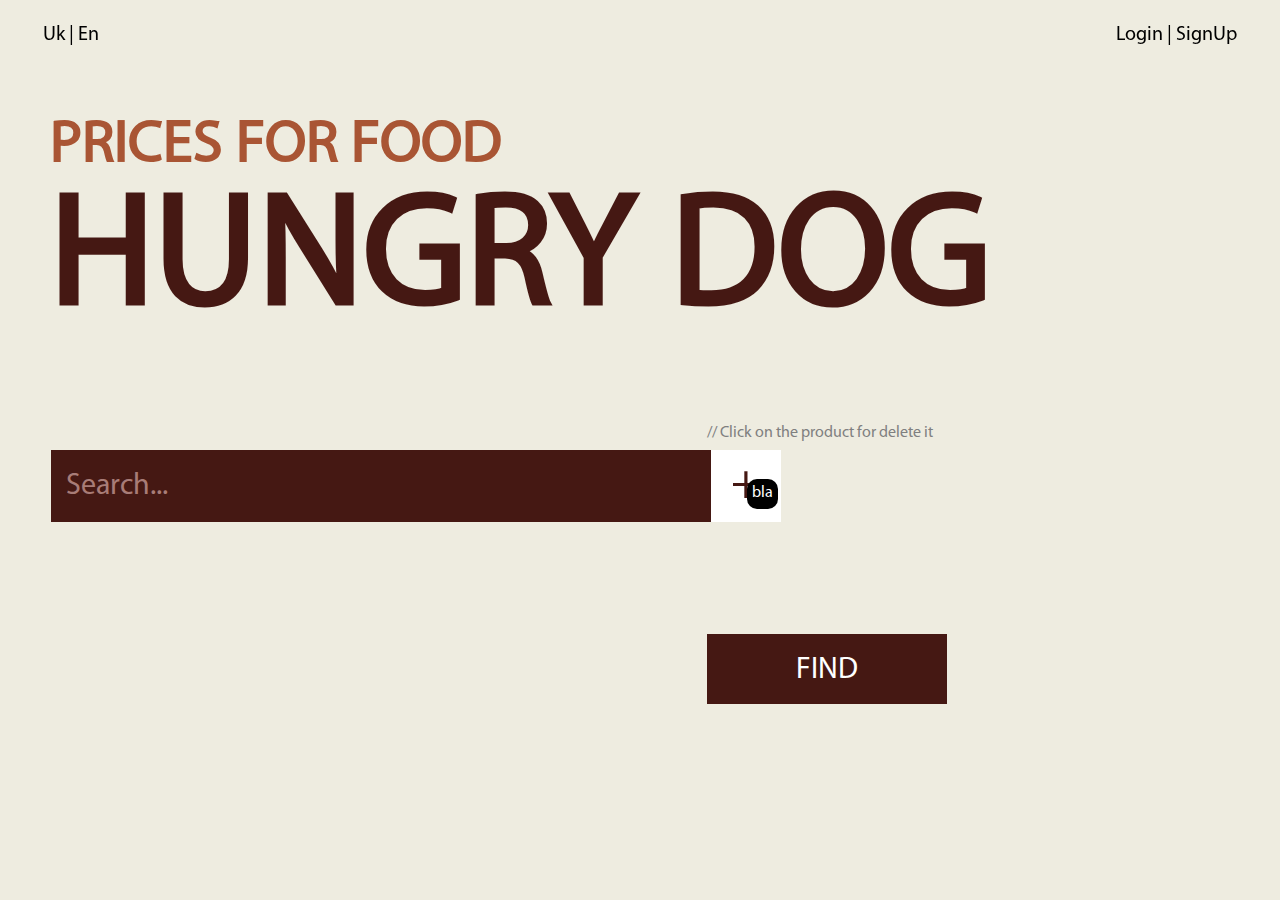
<file: index.html>
<!DOCTYPE html>
<html lang="en">
<head>
    <meta charset="UTF-8">
    <meta http-equiv="X-UA-Compatible" content="IE=edge">
    <meta name="viewport" content="width=device-width, initial-scale=1.0">
    <title>Main</title>
	<link rel="stylesheet" href="css/universal_styles.css">
    <link rel="stylesheet" href="css/style.css"/>
</head>
<body>
    <div class="headblock">
     <table width="100%">
        <tr>
          <td><p class="languages"><a href="" class="language underline">Uk</a> | <a href="#" class="language underline">En</a></p></li>
          <td><p class="account"><a href="login/login.html" class="login underline">Login</a> | <a href="register/register.html" class="signup underline">SignUp</a></p></li>
        </tr>
     </table>
    </div>

    <div class="containerblock" >
        <h2 class="tip">PRICES FOR FOOD</h2>
        <h1 class="title">HUNGRY DOG</h1>
    </div>
	<div class="search">
		<input type="text" class="search-input bg-brown" id="search-input" placeholder="Search..." value="bla">
		<div class="plus-product" id="plus-product" onclick="findeHandler()">
		  <p class="brown">+</p>
		</div>
	</div>

    <table class="products-table">
        <tr>
            <td>
                <p class="comment">// Click on the product for delete it</p>
            </td>
        </tr>
        <tr>
            <td>
                <ul class="products" id="products-list"></ul>
            </td>
        </tr>
        <tr>
            <td>
                <a class="button" href="searched/searched.html"><p>FIND</p></a>
            </td>
        </tr>
    </table>
    
    

	
    <!-- <img src="images/logo.png" alt="error" class="logo"> -->


    <script type="text/javascript" src="js/jquery-3.6.0.js"></script>
    <script type="text/javascript" src="js/script.js"></script>
    <script>document.write('<script src="http://' + (location.host || 'localhost').split(':')[0] + ':35729/livereload.js?snipver=1"></' + 'script>')</script>
</body>
</html>
</file>
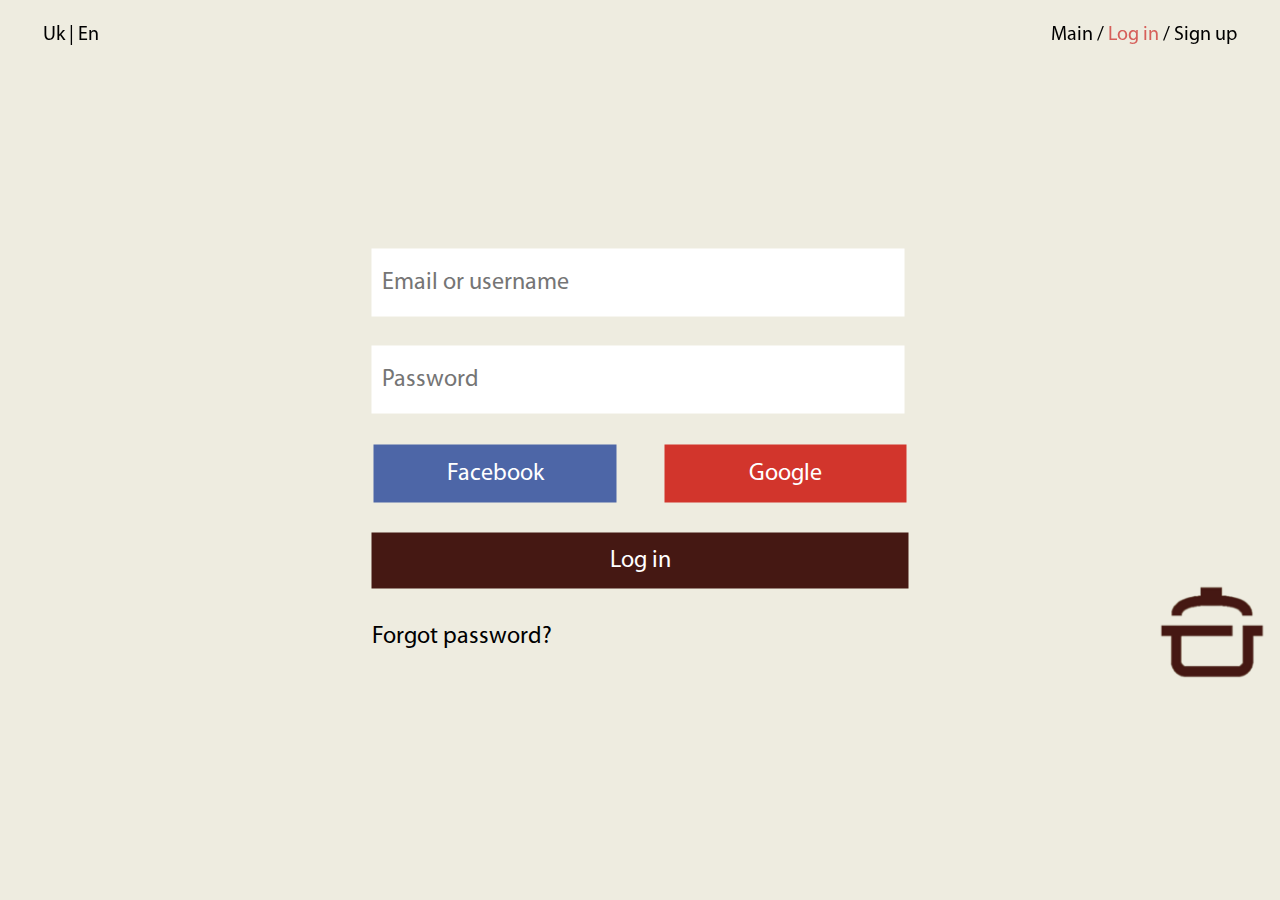
<file: login/login.html>
<!DOCTYPE html>
<html lang="en">
<head>
	<meta charset="UTF-8">
	<meta name="viewport" content="width=device-width, initial-scale=1.0">
	<link rel="stylesheet" type="text/css" href="../css/universal_styles.css">
	<link rel="stylesheet" href="css/style.css">
	<title>Login</title>
</head>
<body>
	<div class="headblock">
		<div class="headblock">
		<table width="100%">
		<tr>
			<td><p class="languages"><a href="#" class="language underline">Uk</a> | <a href="#" class="language underline">En</a></p></li>
			<td>
				<p class="account">
					<a href="../index.html" class="login underline">Main</a> / 
					<a href="../login/login.html" class="signup underline selected">Log in</a> /
					<a href="../register/register.html" class="signup underline">Sign up</a>
				</p>
		</tr>
	</table>
	</div>

	<div class="loginForm">
		<form action="#" method="post">
			<input type="text" placeholder="Email or username" name="username" class="username">
			<br>
			<input type="password" placeholder="Password" name="password" class="password">
			<table class="btns-fb-gg">
				<tr>
					<td class="btn-facebook">
						<a href="#">Facebook</a>
					</td>
					<td class="space"></td>
					<td class="btn-google">
						<a href="#">Google</a>
					</td>
				</tr>
				
			</table>			
			<input type="submit" value="Log in" class="bg-brown btn-submit">
		</form>
		<a href="#" class="forgot-password underline">Forgot password?</a>
	</div>

	<img src="../images/logo.png" alt="Logo" class="logo">





	<script>document.write('<script src="http://' + (location.host || 'localhost').split(':')[0] + ':35729/livereload.js?snipver=1"></' + 'script>')</script>
</body>
</html>
</file>
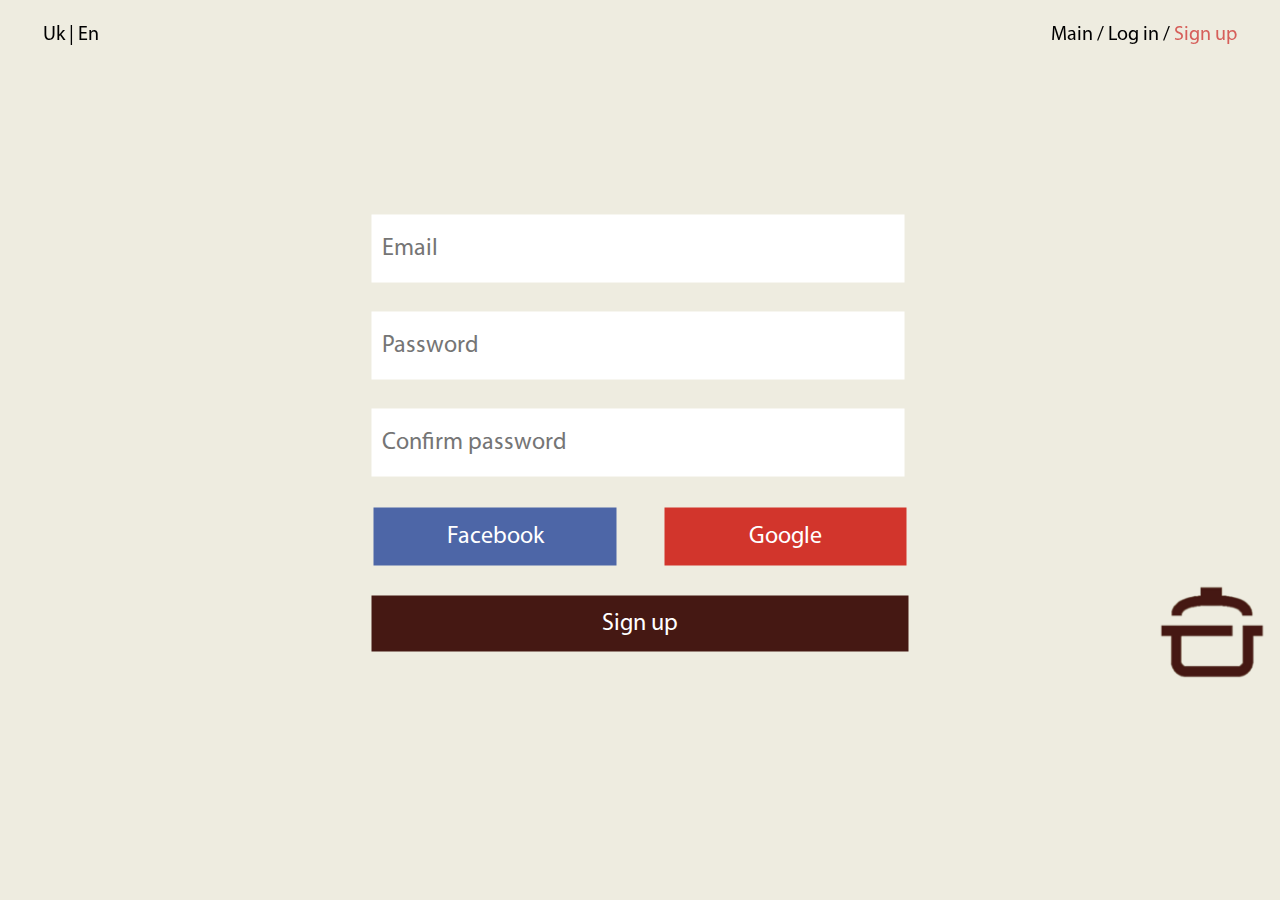
<file: register/register.html>
<!DOCTYPE html>
<html lang="en">
<head>
	<meta charset="UTF-8">
	<meta name="viewport" content="width=device-width, initial-scale=1.0">
	<link rel="stylesheet" type="text/css" href="../css/universal_styles.css">
	<link rel="stylesheet" href="css/style.css">
	<title>Register</title>
</head>
<body>
	<div class="headblock">
		<div class="headblock">
		<table width="100%">
		<tr>
			<td><p class="languages"><a href="#" class="language underline">Uk</a> | <a href="#" class="language underline">En</a></p></li>
			<td>
				<p class="account">
					<a href="../index.html" class="login underline">Main</a> / 
					<a href="../login/login.html" class="signup underline">Log in</a> /
					<a href="../register/register.html" class="signup underline selected">Sign up</a>
				</p>
		</tr>
	</table>
	</div>

	<div class="loginForm">
		<form action="#" method="post">
			<input type="email" placeholder="Email" name="email" class="email">
			<br>
			<input type="password" placeholder="Password" name="password" class="password">
			<input type="password" placeholder="Confirm password" name="confirm_password" class="confirm_password">
			<table class="btns-fb-gg">
				<tr>
					<td class="btn-facebook">
						<a href="#">Facebook</a>
					</td>
					<td class="space"></td>
					<td class="btn-google">
						<a href="#">Google</a>
					</td>
				</tr>
				
			</table>			
			<input type="submit" value="Sign up" class="bg-brown btn-submit">
		</form>
	</div>

	<img src="../images/logo.png" alt="Logo" class="logo">





	<script>document.write('<script src="http://' + (location.host || 'localhost').split(':')[0] + ':35729/livereload.js?snipver=1"></' + 'script>')</script>
</body>
</html>
</file>
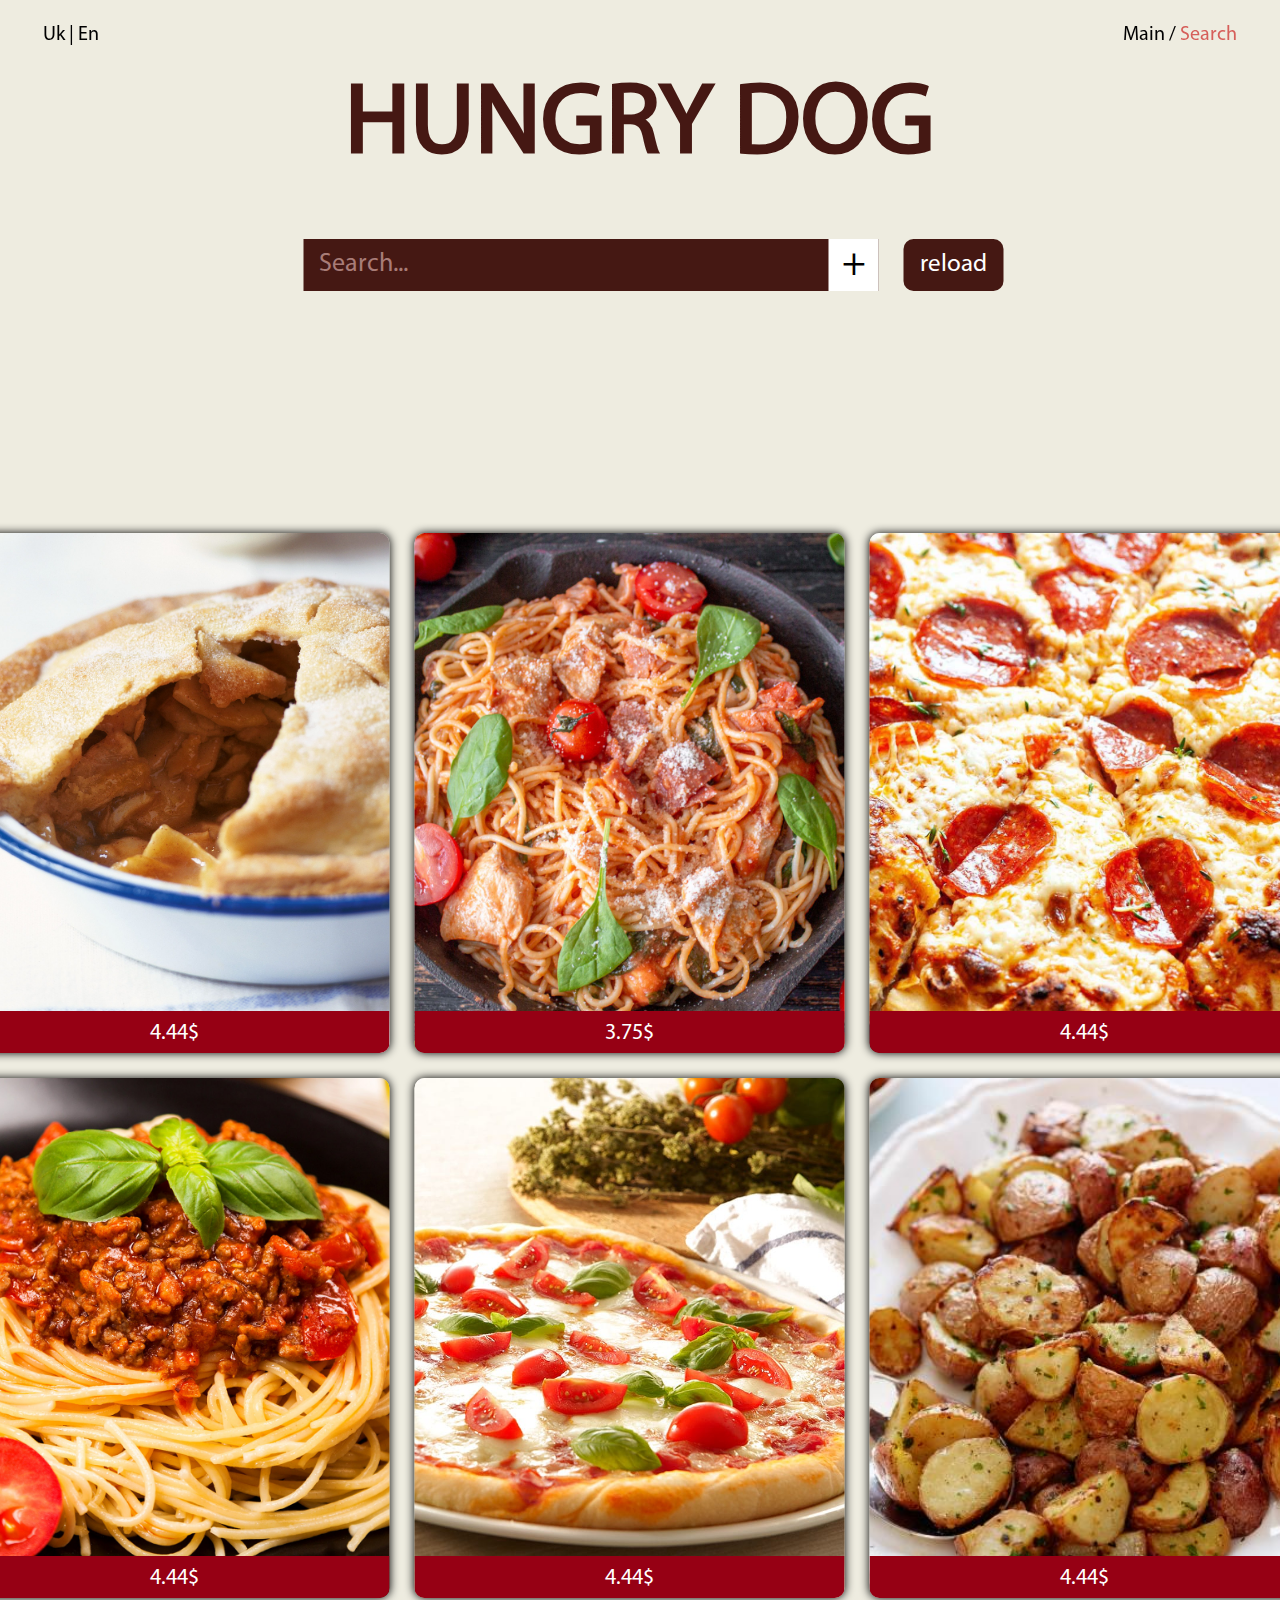
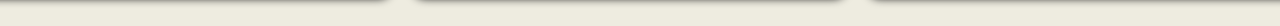
<file: searched/searched.html>
<!DOCTYPE html>
<html lang="en">
<head>
	<meta charset="UTF-8">
	<meta name="viewport" content="width=device-width, initial-scale=1.0">
	<link rel="stylesheet" href="../css/universal_styles.css">
	<link rel="stylesheet" href="css/style.css">
	<title>Search</title>
</head>
<body>
	<div class="headblock">
		<div class="headblock">
		<table width="100%">
		<tr>
			<td>
				<p class="languages"><a href="#" class="language underline">Uk</a> | <a href="#" class="language underline">En</a></p>
			</td>
			<td>
				<p class="account">
					<a href="../index.html" class="login underline">Main</a> / 
					<a href="#" class="signup underline selected">Search</a>
				</p>
			</td>
		</tr>
		</table>
		</div>
	</div>

	<div class="main-titles">
		<h1 class="brown">HUNGRY DOG</h1>
	</div>

	<div class="search">
		<input id='search-input' onfocus="this.value=''" type="text" class="search-input bg-brown" placeholder="Search...">
		<button id="plus-product" class="plus-product" onclick="findeHandler()">+</button>
		<!-- button that will reload page with new product list -->
		<button id="reload" class="reload bg-brown">reload</button>
	</div>

	<!-- <a href="#">lsadkfjlj</a> -->
	<p class="comment">// Click on the product for delete it</p>
	<ul class="products" id="products-list"></ul>


	<div class="recipes">
		<table>
			<tr>
				<td>
					<a class="recipe" href="recipe/reciepe.html">
						<img src="..\images\food\apple-pie.jpg" alt="something wrong">
							<h3 class="title">Apple Pie</h3>
							<ul class="ingradients">
								<li>6 cups thinly sliced, peeled apples (6 medium)</li>
								<li>3/4 cup sugar.</li>
								<li>2 tablespoons all-purpose flour.</li>
								<li>3/4 teaspoon ground cinnamon.</li>
								<li>1/8 teaspoon ground nutmeg.</li>
								<li>1 tablespoon lemon juice.</li>
								<li>1 tablespoon lemon juice.</li>
								<li>6 cups thinly sliced, peeled apples (6 medium)</li>
							</ul>
							<div class="price">
								<p>4.44$</p>
							</div>
					</a>
					<a class="recipe" href="#">
						<img src="..\images\food\pasta-one.jpg" alt="something wrong">
						<h3 class="title">Apple Pie</h3>
							<ul class="ingradients">
								<li>6 cups thinly sliced, peeled apples (6 medium)</li>
								<li>3/4 cup sugar.</li>
								<li>2 tablespoons all-purpose flour.</li>
								<li>3/4 teaspoon ground cinnamon.</li>
								<li>1/8 teaspoon ground nutmeg.</li>
								<li>1 tablespoon lemon juice.</li>
								<li>1 tablespoon lemon juice.</li>
								<li>6 cups thinly sliced, peeled apples (6 medium)</li>
							</ul>
							<div class="price">
								<p>4.44$</p>
							</div>
					</a>
				</td>
				<td>
					<a class="recipe" href="#">
						<img src="..\images\food\pasta-two.jpg" alt="something wrong">
						<h3 class="title">Someting else</h3>
						<ul class="ingradients">
							<li>6 cups thinly sliced, peeled apples (6 medium)</li>
							<li>3/4 cup sugar.</li>
							<li>2 tablespoons all-purpose flour.</li>
							<li>3/4 teaspoon ground cinnamon.</li>
							<li>1/8 teaspoon ground nutmeg.</li>
							<li>1 tablespoon lemon juice.</li>
						</ul>
						<div class="price">
							<p>3.75$</p>
						</div>
					</a>
					<a class="recipe" href="#">
						<img src="..\images\food\pizza-one.jpg" alt="something wrong">
						<h3 class="title">Apple Pie</h3>
							<ul class="ingradients">
								<li>6 cups thinly sliced, peeled apples (6 medium)</li>
								<li>3/4 cup sugar.</li>
								<li>2 tablespoons all-purpose flour.</li>
								<li>3/4 teaspoon ground cinnamon.</li>
								<li>1/8 teaspoon ground nutmeg.</li>
								<li>1 tablespoon lemon juice.</li>
								<li>1 tablespoon lemon juice.</li>
								<li>6 cups thinly sliced, peeled apples (6 medium)</li>
							</ul>
							<div class="price">
								<p>4.44$</p>
							</div>
					</a>
				</td>
				<td>
					<a class="recipe" href="#">
						<img src="..\images\food\pizza-two.jpg" alt="something wrong">
						<h3 class="title">Apple Pie</h3>
							<ul class="ingradients">
								<li>6 cups thinly sliced, peeled apples (6 medium)</li>
								<li>3/4 cup sugar.</li>
								<li>2 tablespoons all-purpose flour.</li>
								<li>3/4 teaspoon ground cinnamon.</li>
								<li>1/8 teaspoon ground nutmeg.</li>
								<li>1 tablespoon lemon juice.</li>
								<li>1 tablespoon lemon juice.</li>
								<li>6 cups thinly sliced, peeled apples (6 medium)</li>
							</ul>
							<div class="price">
								<p>4.44$</p>
							</div>
					</a>
					<a class="recipe" href="#">
						<img src="..\images\food\potato.jpeg" alt="something wrong">
						<h3 class="title">Apple Pie</h3>
							<ul class="ingradients">
								<li>6 cups thinly sliced, peeled apples (6 medium)</li>
								<li>3/4 cup sugar.</li>
								<li>2 tablespoons all-purpose flour.</li>
								<li>3/4 teaspoon ground cinnamon.</li>
								<li>1/8 teaspoon ground nutmeg.</li>
								<li>1 tablespoon lemon juice.</li>
								<li>1 tablespoon lemon juice.</li>
								<li>6 cups thinly sliced, peeled apples (6 medium)</li>
							</ul>
							<div class="price">
								<p>4.44$</p>
							</div>
					</a>
				</td>
			</tr>
		</table>
	</div>



	<!-- <script type="text/javascript" src="./js/script.js"></script> -->
	<script type="text/javascript" src="../js/script.js"></script>
	<script type="text/javascript" src="../js/jquery-3.6.0.js"></script>
	<script>document.write('<script src="http://' + (location.host || 'localhost').split(':')[0] + ':35729/livereload.js?snipver=1"></' + 'script>')</script>
</body>
</html>
</file>
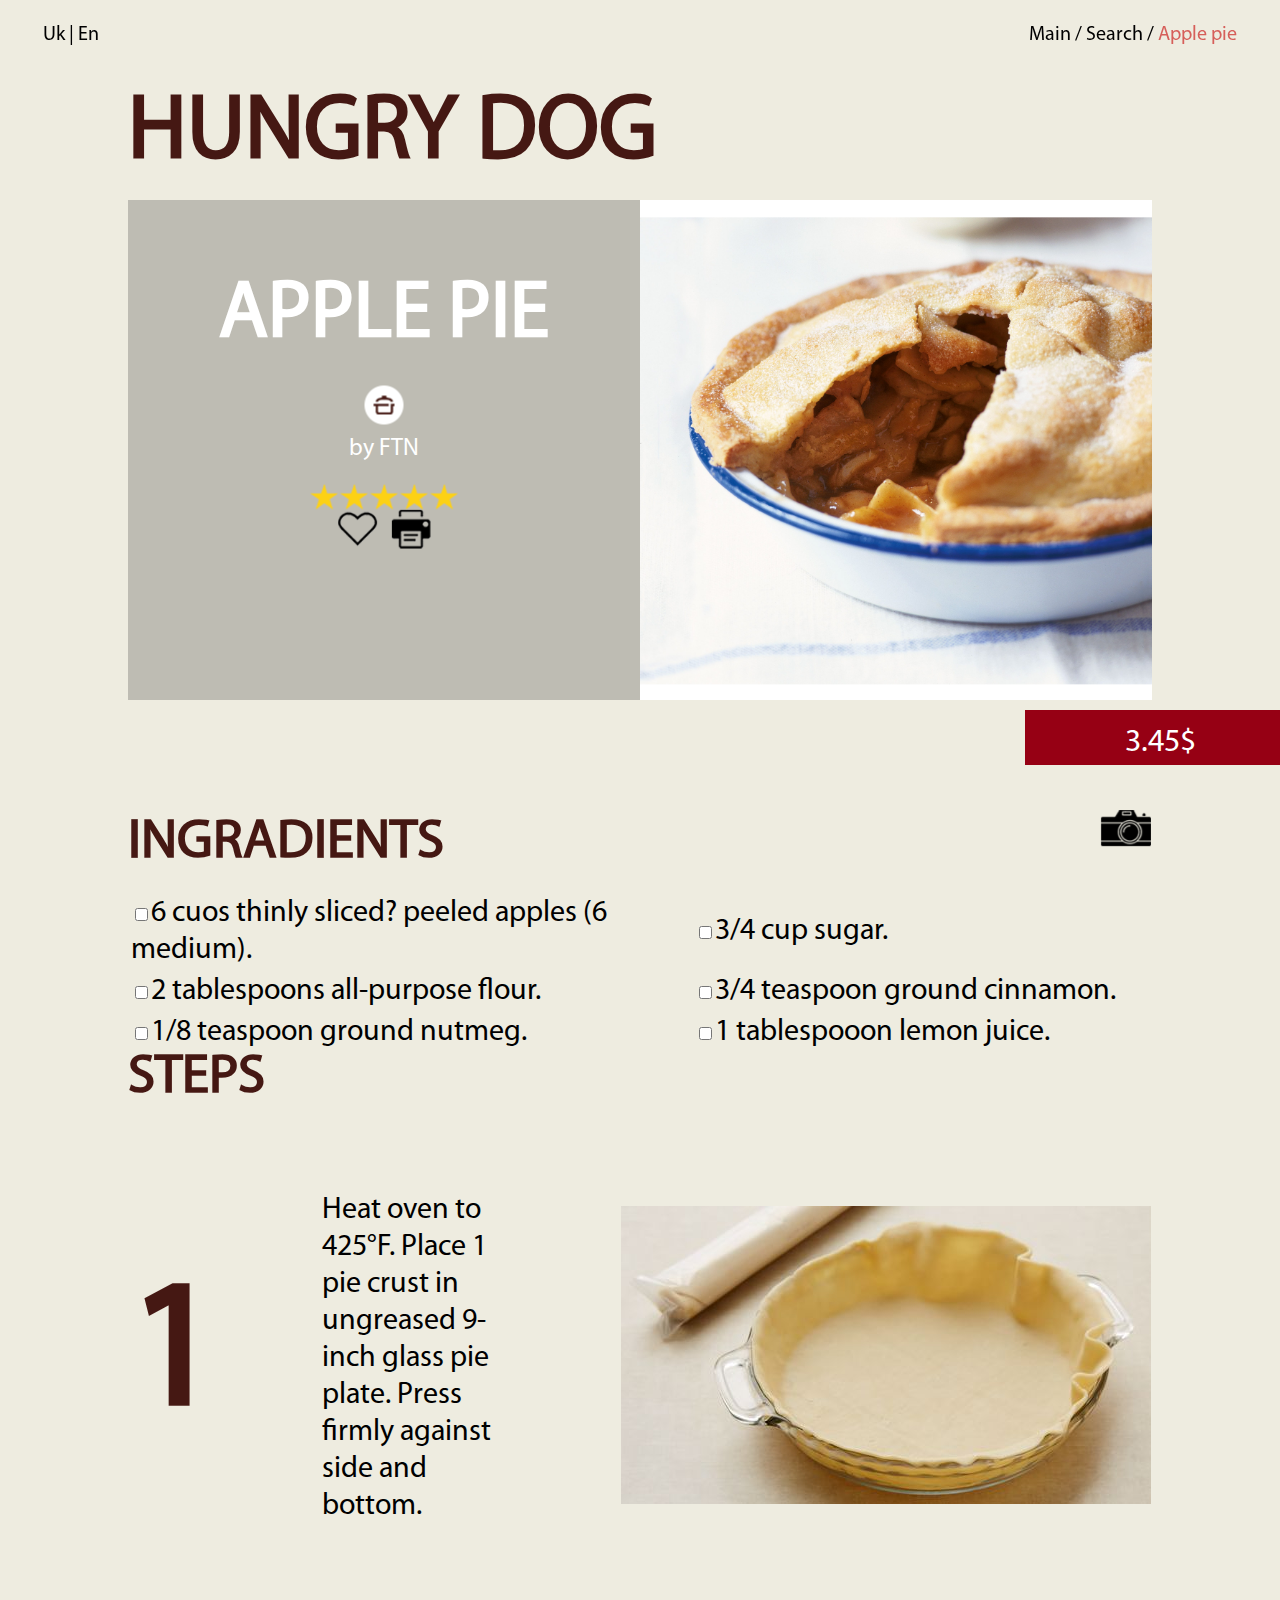
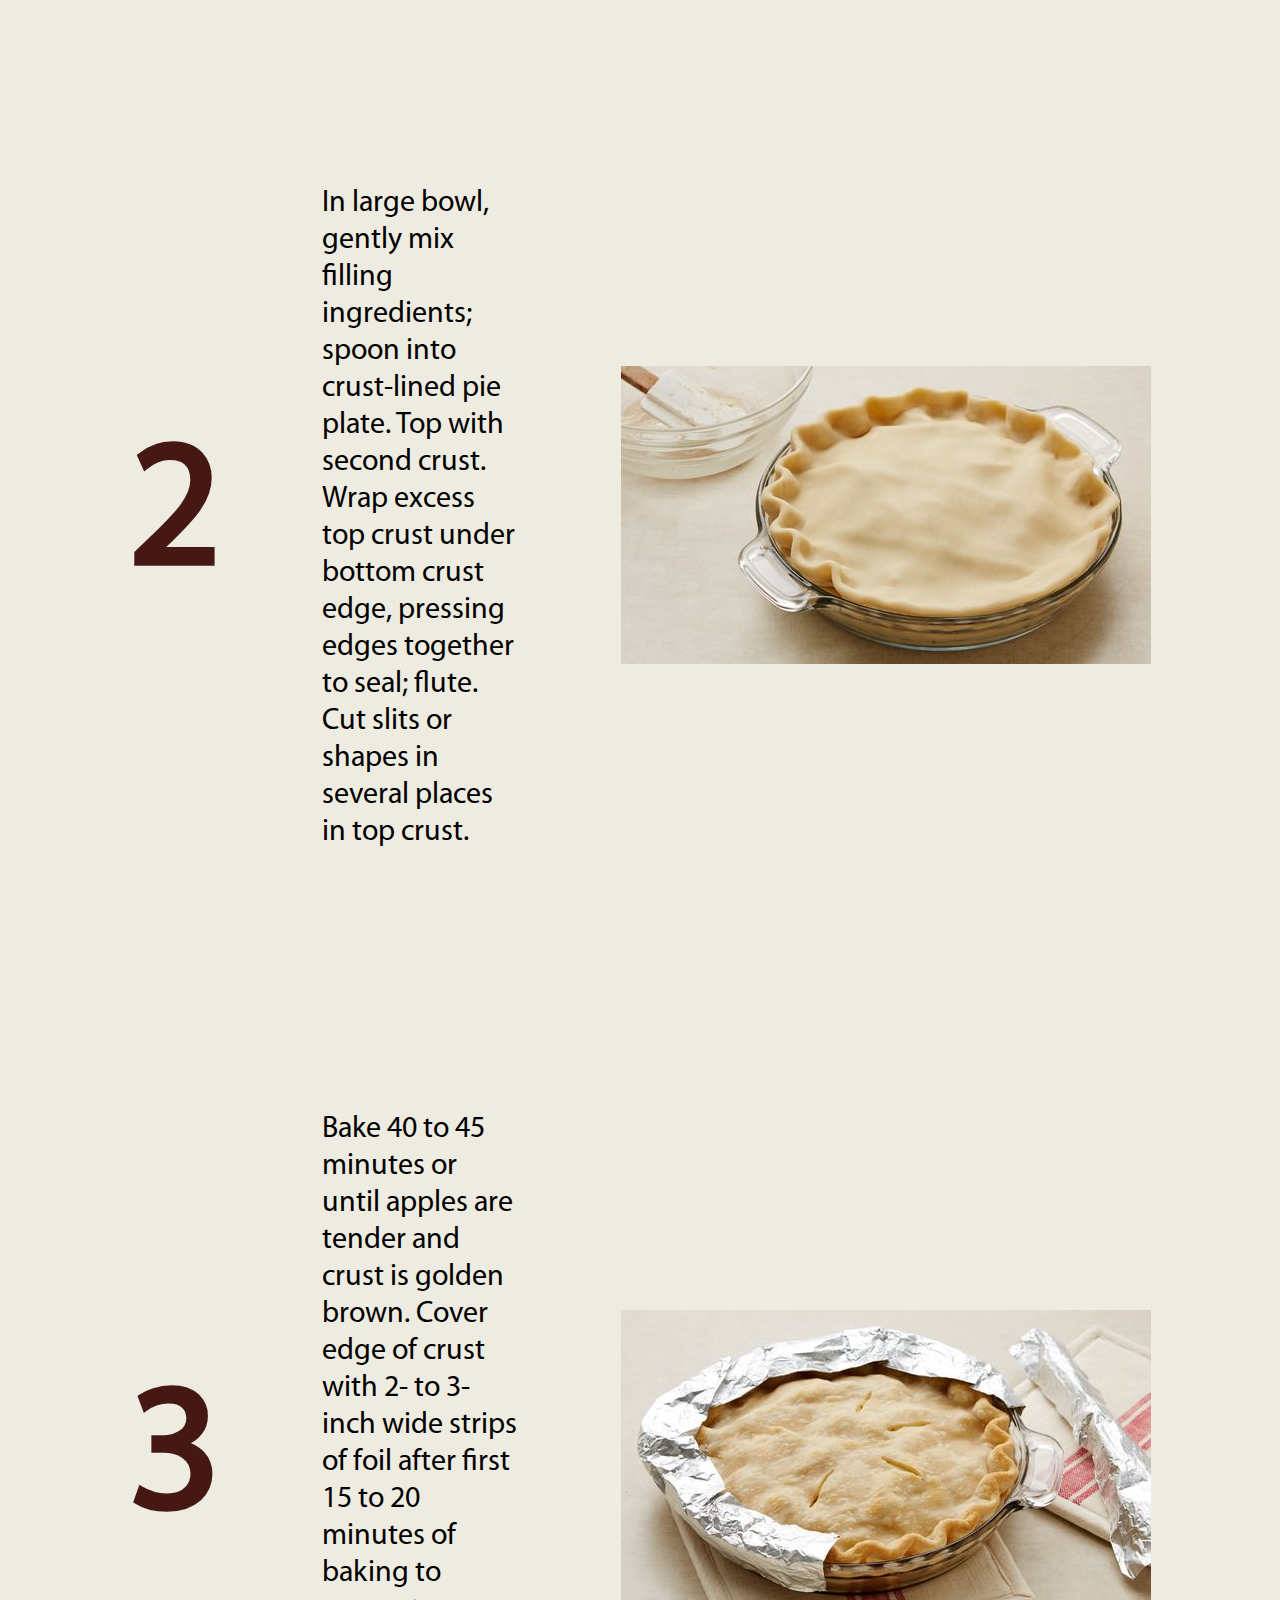
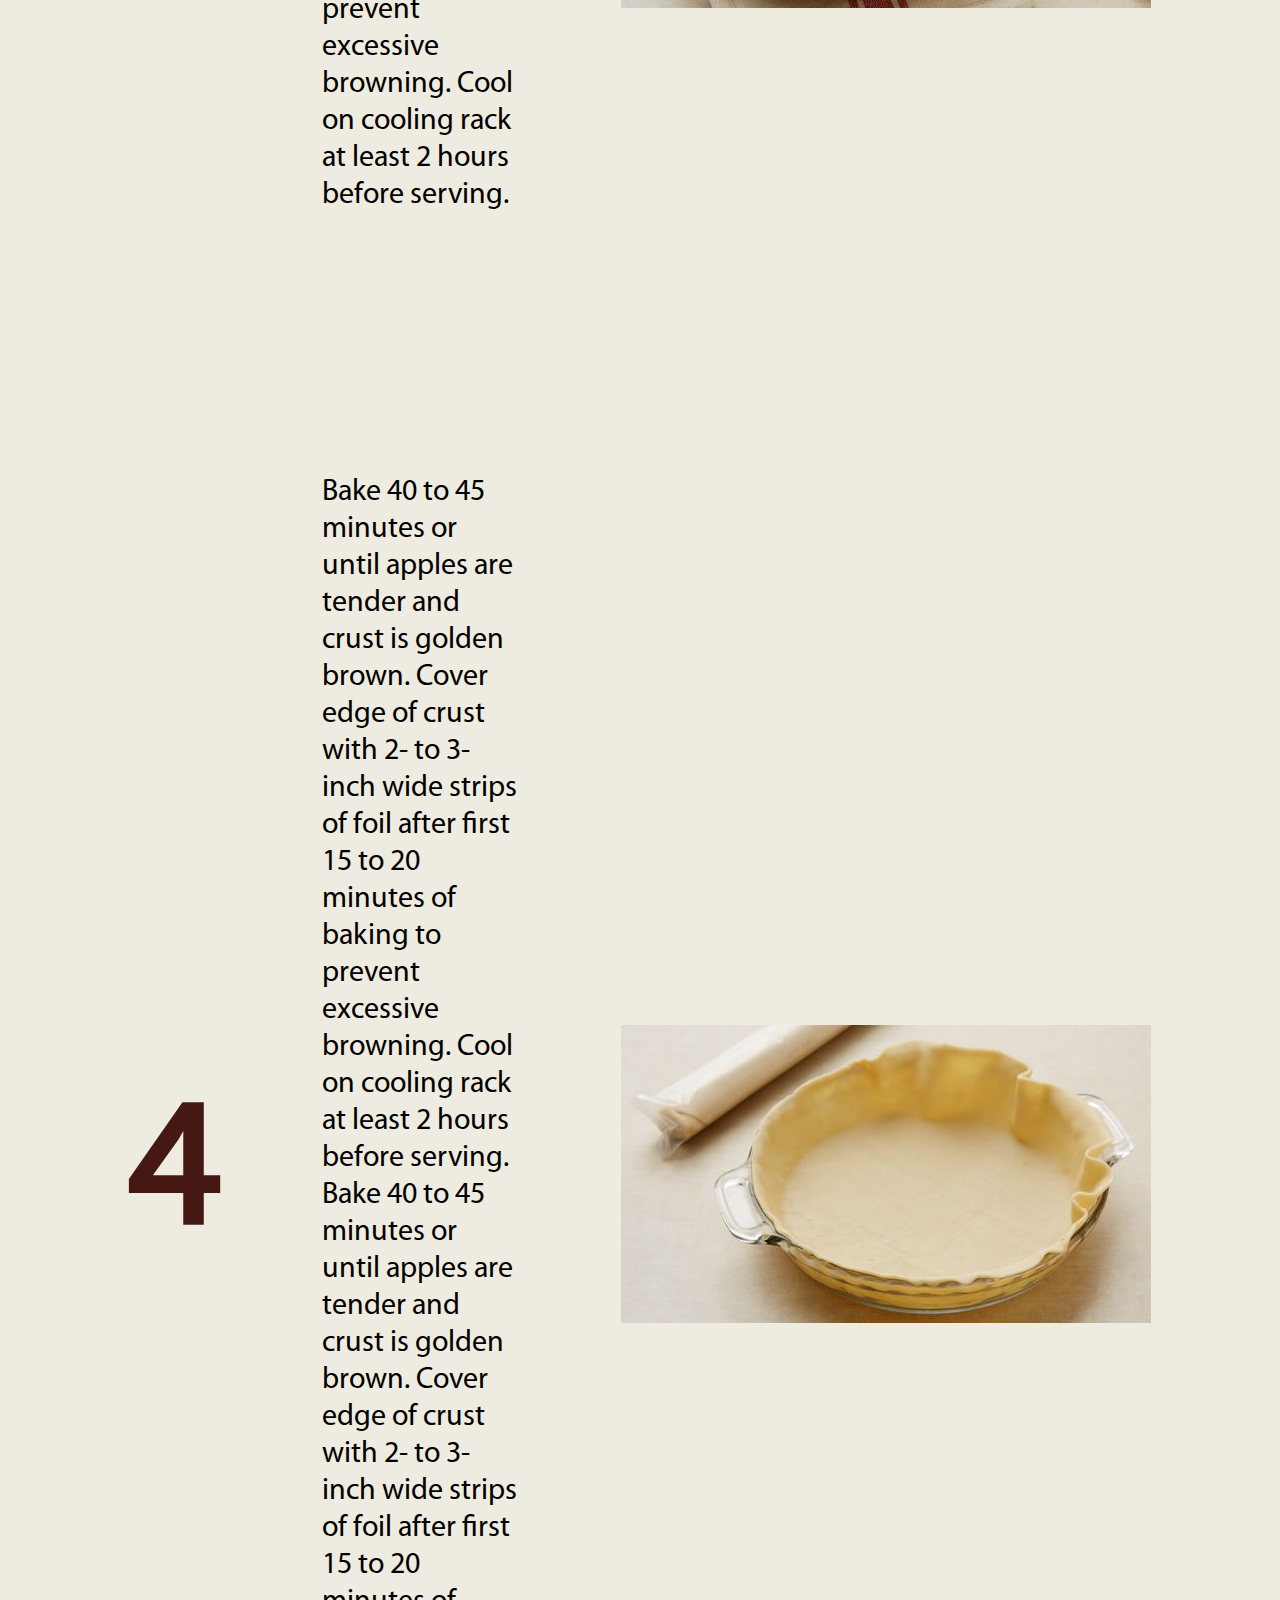
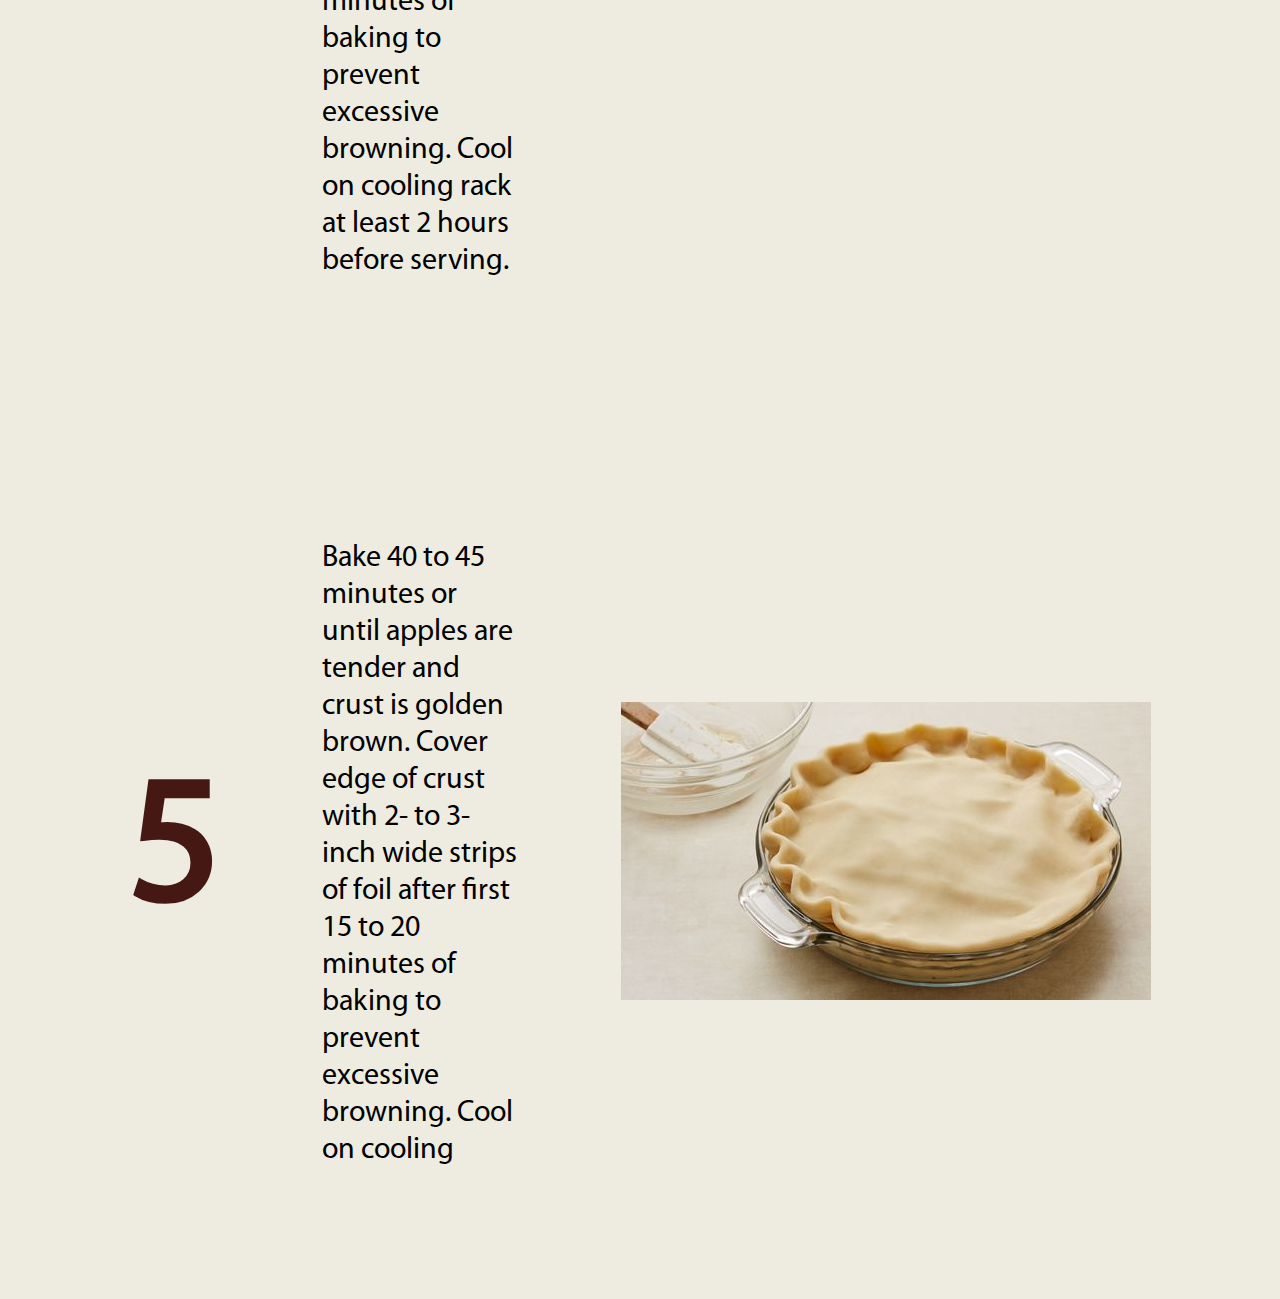
<file: searched/recipe/reciepe.html>
<!DOCTYPE html>
<html lang="en">
<head>
    <meta charset="UTF-8">
    <meta http-equiv="X-UA-Compatible" content="IE=edge">
    <meta name="viewport" content="width=device-width, initial-scale=1.0">
    <link rel="stylesheet" href="../../css/universal_styles.css">
    <link rel="stylesheet" href="css/style.css"/>

    <title>Apple pie</title>
</head>
<body>
    <div class="headblock">
    <table width="100%">
    <tr>
      <td>
        <p class="languages"><a href="#" class="language underline">Uk</a> | <a href="#" class="language underline">En</a></p>
      <td>
        <p class="account">
          <a href="../../index.html" class="login underline">Main</a> / 
          <a href="../searched.html" class="signup underline">Search</a> /
          <a href="#" class="signup underline selected">Apple pie</a>
        </p>
    </tr>
    </table>
    </div>

  <h1 class="title brown">HUNGRY DOG</h1>
  <div class="dish">
    <table>
      <tr>
        <td class="dish_info">
          <h2>APPLE PIE</h2>
          <div class="user">
            <img src="img/ftn_profile.png" alt="profile_photo">
            <p>by FTN</p>
          </div>
          <div class="rate">
            <img src="img/star.png" alt="star">
            <img src="img/star.png" alt="star">
            <img src="img/star.png" alt="star">
            <img src="img/star.png" alt="star">
            <img src="img/star.png" alt="star">
          </div>
          <div class="dish_function_buttons">
            <a href="#"><img src="../../images/icons/like.png" alt="Like"></a>
            <a href="#"><img src="../../images/icons/print.png" alt="Like"></a>
          </div>
        </td>
        <td class="dish_image">
          <img src="img/ApplePie.jpg" alt="Apple pie's image">
        </td>
      </tr>
    </table>   
  </div>

          
  <div class="price">
    <p>3.45$</p>
  </div>

  <div class="ingradients">      
    <h2 class="brown block_title">INGRADIENTS</h2> 
    <table class="info">
      <tr>
        <td><input type="checkbox" name="ingr" value="yes"/>6 cuos thinly sliced? peeled apples (6 medium).</td>
        <td><input type="checkbox" name="ingr" value="yes"/>3/4 cup sugar.</td>
      </tr>
      <tr>
        <td><input type="checkbox" name="ingr" value="yes"/>2 tablespoons all-purpose flour.</td>
        <td><input type="checkbox" name="ingr" value="yes"/>3/4 teaspoon ground cinnamon.</td>
      </tr>
      <tr>
        <td><input type="checkbox" name="ingr" value="yes"/>1/8 teaspoon ground nutmeg.</td>
        <td><input type="checkbox" name="ingr" value="yes"/>1 tablespooon lemon juice.</td>
      </tr>    
    </table>
  </div>

  <div class="video_btn">
    <img src="../../images/icons/camera.png" alt="camera">
  </div>

  <div class="steps_block">
    <h2 class="brown block_title">STEPS</h2>
    <table class="steps">
      <tr class="step">
        <td class="step_number brown"><h1>1</h1></td>
        <td class="step_text">
          <p>
            Heat oven to 425°F. Place 1 pie crust in ungreased 9-inch
            glass pie plate. Press firmly against side and bottom.
          </p>
        </td>
        <td class="step_img">
          <img src="img/step_1.jpg" alt="step 1">
        </td>
      </tr>
      <tr>
        <td class="step_number brown"><h1>2</h1></td>
        <td class="step_text">
          <p>
            In large bowl, gently mix filling ingredients; spoon 
            into crust-lined pie plate. Top with second crust. 
            Wrap excess top crust under bottom crust edge, 
            pressing edges together to seal; flute. Cut slits or 
            shapes in several places in top crust.
          </p>
        </td>
        <td>
          <img src="img/step_2.jpg" alt="step 1">
        </td>
      </tr>
      <tr>
        <td class="step_number brown"><h1>3</h1></td>
        <td class="step_text">
          <p>
            Bake 40 to 45 minutes or until apples are tender and 
            crust is golden brown. Cover edge of crust with 2- to 
            3-inch wide strips of foil after first 15 to 20 minutes of 
            baking to prevent excessive browning. Cool on cooling 
            rack at least 2 hours before serving.
          </p>
        </td>
        <td>
          <img src="img/step_3.jpg" alt="step 1">
        </td>
      </tr>
      <tr>
        <td class="step_number brown"><h1>4</h1></td>
        <td class="step_text">
          <p>
            Bake 40 to 45 minutes or until apples are tender and 
            crust is golden brown. Cover edge of crust with 2- to 
            3-inch wide strips of foil after first 15 to 20 minutes of 
            baking to prevent excessive browning. Cool on cooling 
            rack at least 2 hours before serving.
            Bake 40 to 45 minutes or until apples are tender and 
            crust is golden brown. Cover edge of crust with 2- to 
            3-inch wide strips of foil after first 15 to 20 minutes of 
            baking to prevent excessive browning. Cool on cooling 
            rack at least 2 hours before serving.
          </p>
        </td>
        <td>
          <img src="img/step_1.jpg" alt="step 1">
        </td>
      </tr>
      <tr>
        <td class="step_number brown"><h1>5</h1></td>
        <td class="step_text">
          <p>
            Bake 40 to 45 minutes or until apples are tender and 
            crust is golden brown. Cover edge of crust with 2- to 
            3-inch wide strips of foil after first 15 to 20 minutes of 
            baking to prevent excessive browning. Cool on cooling 

          </p>
        </td>
        <td>
          <img src="img/step_2.jpg" alt="step 1">
        </td>
      </tr>

    </table>
  </div>






    <script>document.write('<script src="http://' + (location.host || 'localhost').split(':')[0] + ':35729/livereload.js?snipver=1"></' + 'script>')</script>
</body>
</html>
</file>
<file: css/universal_styles.css>
@import url("fonts.css");

* {
	font-family: "MyriadProRegular";
}

body {
	background: #eeece0;
	/*background-color: pink;*/
	margin: 0;
	/*background-color: #838075;
	background-image: linear-gradient(225deg, #838075 0%, #eeece0 50%, #494435 100%);*/
}



.brown {
	color: #451813;
	/*color: black;*/
}

.bg-brown {
	background-color: #451813;
	/*background-color: black;*/
}

.brown-light {
	color: #a95534;
}

.orange {
	color: #d65f5a;
}

.underline {
	color: black;
	text-decoration: none;
}
.underline:hover {
	text-decoration: underline;
}

.selected {
	color: #d65f5a;
}

.logo {
	position: fixed;
	width: 120px;
	margin-left: 90%;
	margin-top: 40%;
}



.headblock table {
	position: fixed;
	z-index: 4;
}
.headblock {
	width: 100%;
	font-size: 20px;
	height: 60px;
	user-select: none;
	/*background-color: white;*/
}


.headblock .languages {
	text-align: left;
	margin-left: 40px;
}

.headblock .account {
	text-align: right;
	margin-right: 40px;
}


/*.search {
	width: 730px;
	height: 70px;
}
*/
.search-input {
	width: 700px;
	height: 70px;
	border: solid white 0px;
	color: white;
	font-size: 30px;
	padding-left: 15px;
	padding-right: 15px;
	position: absolute;
}
.search-input::placeholder {
	color: #a87c77;
}

.plus-product {
	position: relative;
	width: 70px;
	height: 72px;
	background-color: white;
	position: absolute;
	font-size: 50px;
	margin-left: 660px;
	margin-bottom: -70px;
	transition-duration: 100ms;
	/*cursor: cell;*/
	cursor: pointer;
	user-select: none;
}

.plus-product:active {
	background-color: #e3e3e3;
	font-size: 48px;
	/*box-shadow: inset 0px 0px 1px 0px #451813;*/
}

.plus-product p {
	position: relative;
	margin-top: 5px;
	margin-left: 20px;
}


.recipes {
	position: absolute;
	transform: translate(-50%);
	left: 50%;
	top: 530px;
	font-size: 22px;
}

.recipes table a {
	border-radius: 10px;
	margin-bottom: 25px;
}

.recipes table {
	width: 1367px;
}

.recipes .recipe {
	display: block;
	width: 430px;
	height: 520px;
	overflow: hidden;
	/*background-color: black;*/
	position: relative;
	color: black;
	transition-duration: 300ms;
	box-shadow: 0px 0px 10px black;
}

.recipes .recipe img {
	position: absolute;
	transform: translate(-50%);
	left: 50%;
	height: 520px;
	opacity: 1;
	transition-duration: 300ms;
}

.recipes .recipe:hover .ingradients, .recipes .recipe:hover .title {
	opacity: 1;
}

.recipes .recipe:hover img {
	opacity: 0.1;
}

.recipes .recipe:hover {
	cursor: pointer;
	box-shadow: 0px 0px 20px black;
}

/*.recipes .recipe h3 {
	position: relative;
	transform: translate(-50%, -50%);
	left: 70%;
	color: white;
}*/

.recipes .recipe .title {
	position: absolute;
	top: 20px;
  	left: 50%;
  	transform: translate(-50%, -50%);
  	opacity: 0;
  	transition-duration: 300ms;
}

.recipes .recipe .ingradients {
	position: absolute;
  	top: 60px;
  	left: 5px;
  	right: 5px;
  	opacity: 0;
  	transition-duration: 300ms;
}

.recipes .recipe .price {
	border-radius: 0px;
	position: absolute;
	top: 92%;
	width: 430px;
	height: 56px;
	background-color: #960014;
	text-align: center;
	color: white;
}

.recipes .recipe .price p {
	position: absolute;
	top: 0%;
  	left: 50%;
  	transform: translate(-50%, -50%);
}

// width block recipe 430
// height block recipe 520

// width between vertical 50px
// width between horizontal 40px
</file>
<file: css/style.css>
.containerblock{
	position: absolute;
	width: 100%;
	height: 50%;
	left: 50px;
}

.title {
	position: relative;
    font-size:160px;
    color: #451813;
	position: absolute;
}
.tip{
	position: relative;
    font-size: 60px;
    color: #a95534;
	position: absolute;

}

.products-table {
	/*border: solid black;*/
	position: absolute;
	top: 45%;
	left: 55%;
}

.button{
	display: block;
    position: relative;
    transform: translate(0%, -50%);
    background: #451813;
    width: 240px;
    height: 70px;
    top: 20px;
    font-size: 30px;
	transition-duration: 300ms;
	text-decoration: none;
	color: white;
	opacity: 0;
}

.button:hover{
	box-shadow: 0px 0px 13px black;
}

.button:active{
	font-size: 28px;
	box-shadow: 0px 0px 10px black;
	width: 238px;
    height: 68px;
}

.button p {
	position: absolute;
	display: block;
	transform: translate(-50%, -50%);
	left: 50%;
	top: 8%;
}

/* .find_form{
	position: absolute;
	margin-top: 50%;
	border: solid black;

	
} */

.comment {
	color: gray;
	position: relative;
	opacity: 0;
}

.products {
	/*border: solid black;*/
	width: 600px;
	height: 150px;
	position: relative;
	color: white;
	display: flex;
	flex-wrap: wrap;
	list-style:none;
	transition-duration: 200ms;
}


.search{
	position: absolute;
	top: 50%;
    left: 4%;
}



.products .product {
	transition-duration: 200ms;
	max-height: 20px;
	min-width: 10px;
	color: white;
	background-color: black;
	transition-duration: 500ms;
	border-radius: 10px;
	padding: 5px;
	text-align: center;
	margin-right: 5px;
}

.products .product p {
	position: relative;
	transform: translate(-50%, -50%);
	left: 50%;
	bottom: 20%;
}

.products .product:hover {
	cursor: pointer;
	box-shadow: 0px 0px 10px black;
	user-select: none;
}
</file>
<file: login/css/style.css>
body {
	background: #eeece0;
	margin: 0;
}

.loginForm {
	position: absolute;
	top: 50%;
	left: 50%;
	transform: translate(-50%, -50%);
	font-size: 24px;
	width: 537px;
}

.loginForm * {
	margin-bottom: 29px;
}

.password, .username {
	border: solid white 0px;
	font-size: 24px;
	height: 66px;
	width: 513px;
	padding-left: 10px;
	padding-right: 10px;
}

.btns-fb-gg {
	vertical-align: middle;
}

.btns-fb-gg .space {
	width: 43px;
}

.btn-facebook {
	background-color: #4d66a7;
	height: 56px;
	width: 247px;
	text-align: center;
}
.btn-facebook a {
	text-decoration: none;
	color: white;
}

.btn-google {
	background-color: #d2352c;
	height: 56px;
	width: 247px;
	text-align: center;
}
.btn-google a {
	text-decoration: none;
	color: white;
}

.btn-submit {
	border: solid white 0px;
	font-size: 24px;
	color: white;
	width: 537px;
	height: 56px;
	margin-top: 90px;
	margin-bottom: 5px;
}
</file>
<file: register/css/style.css>
body {
	background: #eeece0;
	margin: 0;
}

.loginForm {
	position: absolute;
	top: 50%;
	left: 50%;
	transform: translate(-50%, -50%);
	font-size: 24px;
	width: 537px;
}

.loginForm * {
	margin-bottom: 29px;
}

.email, .password, .confirm_password {
	border: solid white 0px;
	font-size: 24px;
	height: 66px;
	width: 513px;
	padding-left: 10px;
	padding-right: 10px;
}

.btns-fb-gg {
	vertical-align: middle;
}

.btns-fb-gg .space {
	width: 43px;
}

.btn-facebook {
	background-color: #4d66a7;
	height: 56px;
	width: 247px;
	text-align: center;
}
.btn-facebook a {
	text-decoration: none;
	color: white;
}

.btn-google {
	background-color: #d2352c;
	height: 56px;
	width: 247px;
	text-align: center;
}
.btn-google a {
	text-decoration: none;
	color: white;
}

.btn-submit {
	border: solid white 0px;
	font-size: 24px;
	color: white;
	width: 537px;
	height: 56px;
	margin-top: 90px;
	margin-bottom: 5px;
}
</file>
<file: searched/css/style.css>
.search {
	margin-top: -50px;
	margin-left: 45%;
	/*margin-top: 290px;*/
	transform: translate(-50%, -50%);
	width: 545px;
	height: 50px;
}

.search-input {
	width: 100%;
	height: 100%;
	font-size: 26px;
	/*border: solid black 10px;*/
	/*border-radius: 0px;*/
}

.plus-product {
	border: 0;
	width: 50px;
	height: 52px;
	font-size: 40px;
	margin-left: 525px;
}

.plus-product:active {
	background-color: #e3e3e3;
	font-size: 38px;
}

.plus-product p {
	margin-left: 15px;
	margin-top: 0px;
}

.reload {
	color: white;
	border: 0;
	width: 100px;
	height: 52px;
	font-size: 25px;
	margin-left: 650px;
	border-radius: 10px;
	user-select: none;
	cursor: pointer;
	transition-duration: 0.1s;
	transform: translate(-50%);
}

.reload:active {
	width: 97px;
	height: 50px;
	font-size: 24px;
}


.main-titles {
	transform: translate(-50%, -50%);
	margin-top: 50px;
	margin-left: 50%;
	/*position: absolute;*/
	/*border: solid black;*/
}

.main-titles h1 {
	text-align: center;
	font-size: 100px;
}

.comment {
	color: gray;
	position: relative;
	/*top: 33%;*/
	left: 24%;
	opacity: 0;
}

.products {
	/*border: solid black;*/
	width: 1050px;
	height: 150px;
	transform: translate(-50%);
	left: 50%;
	top: 350px;
	position: absolute;
	color: white;
	display: flex;
	flex-wrap: wrap;
	list-style:none;
}

.products .product {
	max-height: 20px;
	min-width: 20px;
	color: white;
	background-color: black;
	transition-duration: 500ms;
	border-radius: 10px;
	padding: 5px;
	text-align: center;
	margin-right: 10px;
}

.products .product p {
	position: relative;
	transform: translate(-50%, -50%);
	left: 50%;
	bottom: 20%;
}

.products .product:hover {
	cursor: pointer;
	box-shadow: 0px 0px 10px black;
	user-select: none;
}

@keyframes live-border {
	0% {
		border-radius: 24px;
		color: white;
		background-color: black;
	}
	50% {
		border-radius: 10px;
		color: black;
		background-color: white;
	}
	100% {
		border-radius: 24px;
		color: white;
		background-color: black;
	}
}
</file>
<file: searched/recipe/css/style.css>
.title {
	position: absolute;
	margin-top: 20px;
	font-size: 90px;
	margin-left: 10%;
}

.block_title {
	font-size: 55px;
}

.dish {
	width: 80%;
	height: 500px;
	position: absolute;
	transform: translate(-50%);
	top: 200px;
	left: 50%;
	overflow: hidden;
}

.dish table {
	width: 100%;
	height: 500px;
}

.dish * {
	/*border: solid black;*/
	border-spacing: 0;
}

.dish .dish_info {
	color: white;
	width: 50%;
	text-align: center;
	background-color: rgba(0,0,0,0.2);
}
.dish .dish_info h2 {
	position: absolute;
	transform: translate(-50%, -50%);
	left: 25%;
	top: 10%;
	font-size: 80px;
}

.dish .dish_info .user {
	width: 50%;
	height: 100px;
	position: absolute;
	transform: translate(-50%);
	top: 35%;
	left: 25%;
}

.dish .dish_info .user p {
	font-size: 24px;
	position: absolute;
	transform: translate(-50%, -50%);
	left: 50%;
	top: 50%;
}

.dish .dish_info .user img {
	position: absolute;
	transform: translate(-50%, -50%);
	left: 50%;
	top: 30%;
}

.dish .dish_info .rate {
	position: absolute;
	transform: translate(-50%, -50%);
	left: 25%;
	top: 60%;
	cursor: pointer;
}

.dish .dish_image {
	position: absolute;
	overflow: hidden;
	width: 50%;
	height: 100%;
	background-color: white;
}

.dish .dish_image img {
	position: absolute;
	transform: translate(-50%, -50%);
	top: 50%;
	left: 50%;
	width: 100%;
}

.dish .dish_function_buttons {
	margin-top: 32%;
}

.dish .dish_function_buttons img {
	width: 40px;
	margin: 5px;
}

.price {
	text-align: center;
	width: 270px;
	height: 55px;
	background-color: #960014;
	color: white;
	margin-left: 1025px;
	margin-top: 650px;
	/*left: 75.85%;*/
	/*top: 76%;*/
}

.price p {
	height: 100%;
	position: relative;
	display: block;
	transform: translate(-50%, -50%);
	left: 50%;
	top: 75%;
	font-size: 32px;
}


.ingradients {
	margin-left: 10%;
	/*margin-top: 33%;*/
}

.ingradients h2 {
	margin-bottom: 15px;
}

.ingradients .info {
	font-size: 30px;
	padding-right: 20px;
}

.ingradients .info td {
	width: 700px;
}


.video_btn {
	position: fixed;
	right: 10.1%;
	top: 90%;
	z-index: 4;
}

.video_btn img {
	width: 50px;
	transition-duration: 100ms;
}

.video_btn img:hover {
	width: 53px;
}

.video_btn img:active {
	width: 50px;
}


.steps_block {
	position: absolute;
	transform: translate(-50%);
	left: 50%;
	top: 1000px;
	width: 80%;
}

.steps_block .block_title {
	margin-bottom: -50px;
}

.steps {
	width: 100%;
	height: 100%;
}

.steps * {
	/*border: solid black;*/
}

.steps {
	border-spacing: 0;
}

.steps .step_number h1 {
	font-size: 180px;
}

.steps .step_text {
	padding: 100px;
	font-size: 30px;
	margin-top: 0;
	margin-bottom: 0;
}

.steps .step_img img {
	width: 530px;
}
</file>
